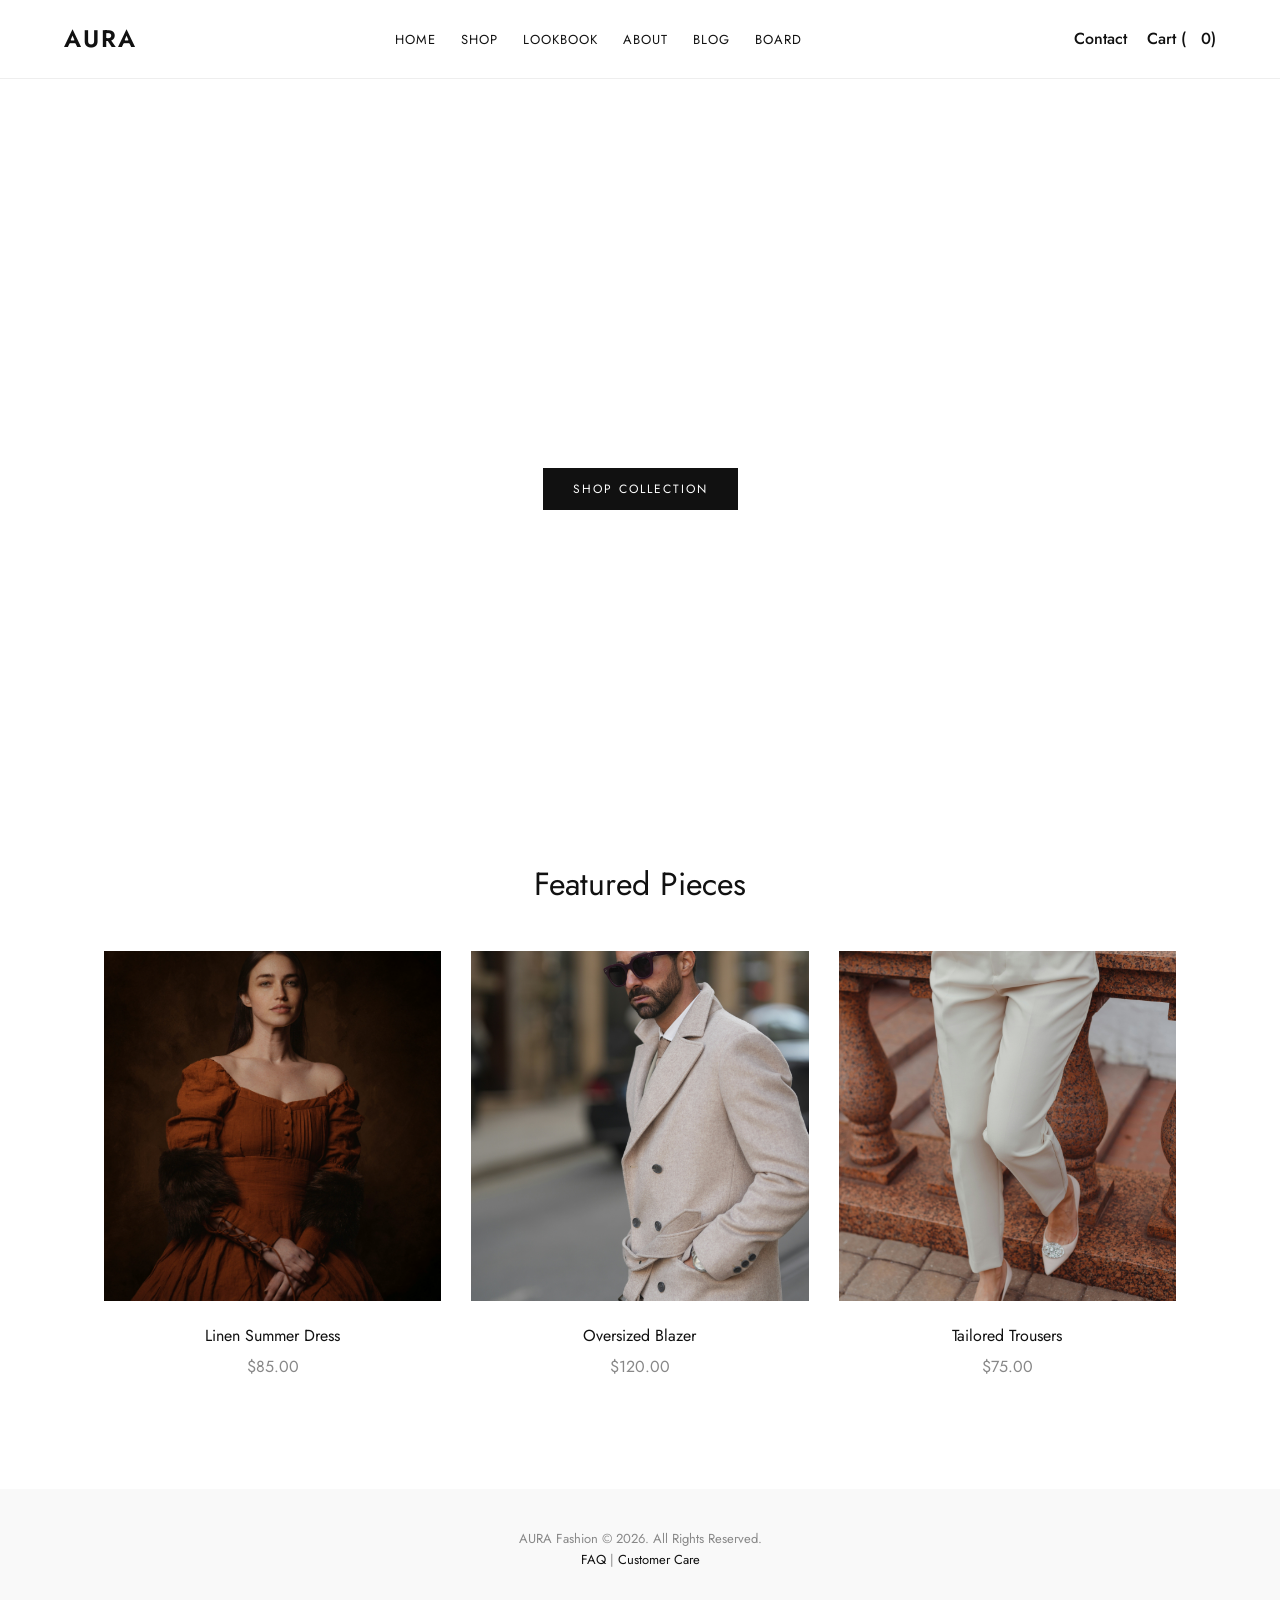
<file: index.html>
<!DOCTYPE html>
<html lang="en">
<head>
    <meta charset="UTF-8">
    <meta name="viewport" content="width=device-width, initial-scale=1.0">
    <title>AURA | Modern Fashion</title>
    <link rel="stylesheet" href="style.css">
</head>
<body>

    <header>
        <div class="logo"><a href="index.html">AURA</a></div>
        <nav>
            <ul>
                <li><a href="index.html">Home</a></li>
                <li><a href="shop.html">Shop</a></li>
                <li><a href="lookbook.html">Lookbook</a></li>
                <li><a href="about.html">About</a></li>
                <li><a href="blog.html">Blog</a></li>
                <li><a href="board.html">Board</a></li>
				
            </ul>
        </nav>
        <div class="header-icons">
            <span><a href="contact.html">Contact</a></span>
            <span><a href="cart.html">Cart (<span id="cart-count">0</span>)</a></span>
        </div>
    </header>

    <main>
        <section class="hero">
            <div class="hero-content">
                <h1>NEW ARRIVALS</h1>
                <a href="shop.html"><button class="btn">Shop Collection</button></a>
            </div>
        </section>

        <section class="container">
            <h2 class="page-title">Featured Pieces</h2>
            <div class="grid-container">
                <div class="product-card">
                    <a href="product.html"><img src="linendress.jpg" alt="Dress"></a>
                    <h3>Linen Summer Dress</h3>
                    <p>$85.00</p>
                </div>
                <div class="product-card">
                    <a href="product.html"><img src="blazer.jpg" alt="Jacket"></a>
                    <h3>Oversized Blazer</h3>
                    <p>$120.00</p>
                </div>
                <div class="product-card">
                    <a href="product.html"><img src="trouser.jpg" alt="Pants"></a>
                    <h3>Tailored Trousers</h3>
                    <p>$75.00</p>
                </div>
            </div>
        </section>
    </main>

    <footer>
        <p>AURA Fashion © 2026. All Rights Reserved.</p>
        <p><a href="faq.html">FAQ</a> | <a href="contact.html">Customer Care</a></p>
    </footer>

    <script src="script.js"></script>
</body>
</html>
</file>
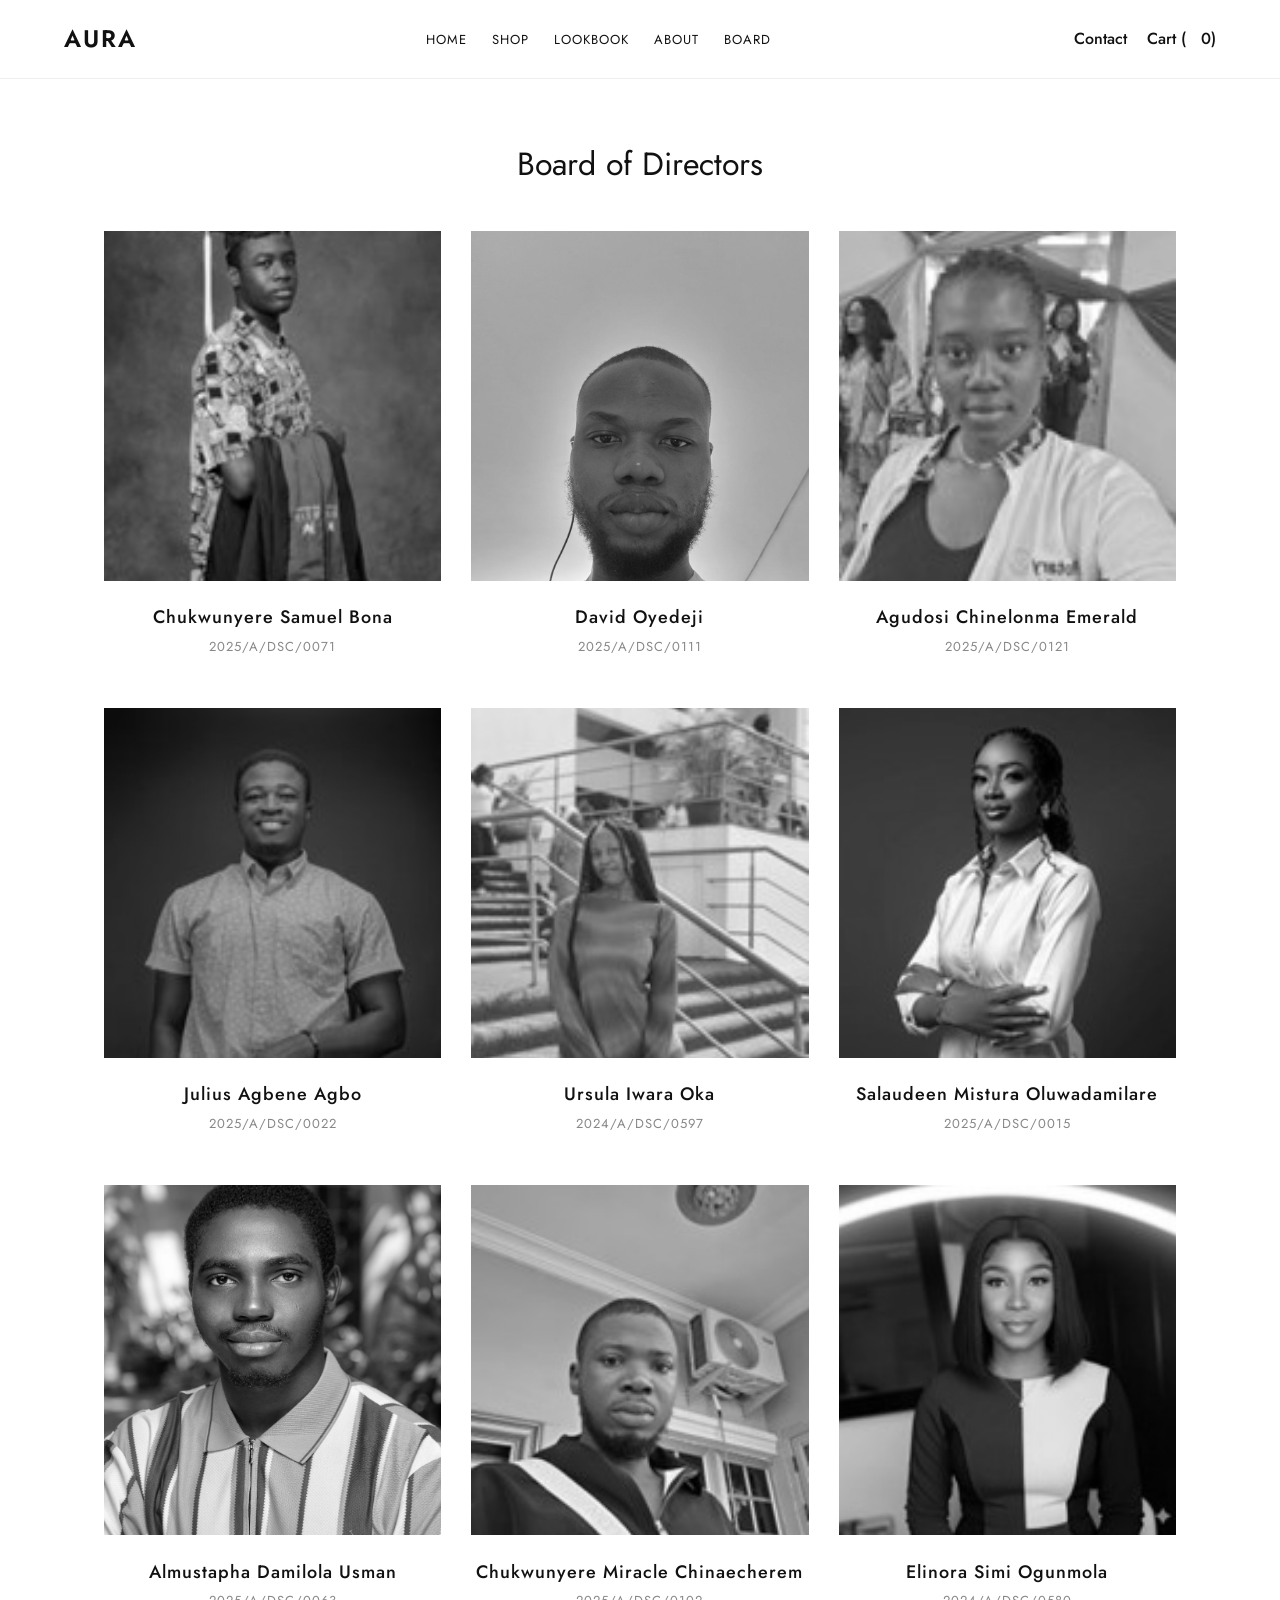
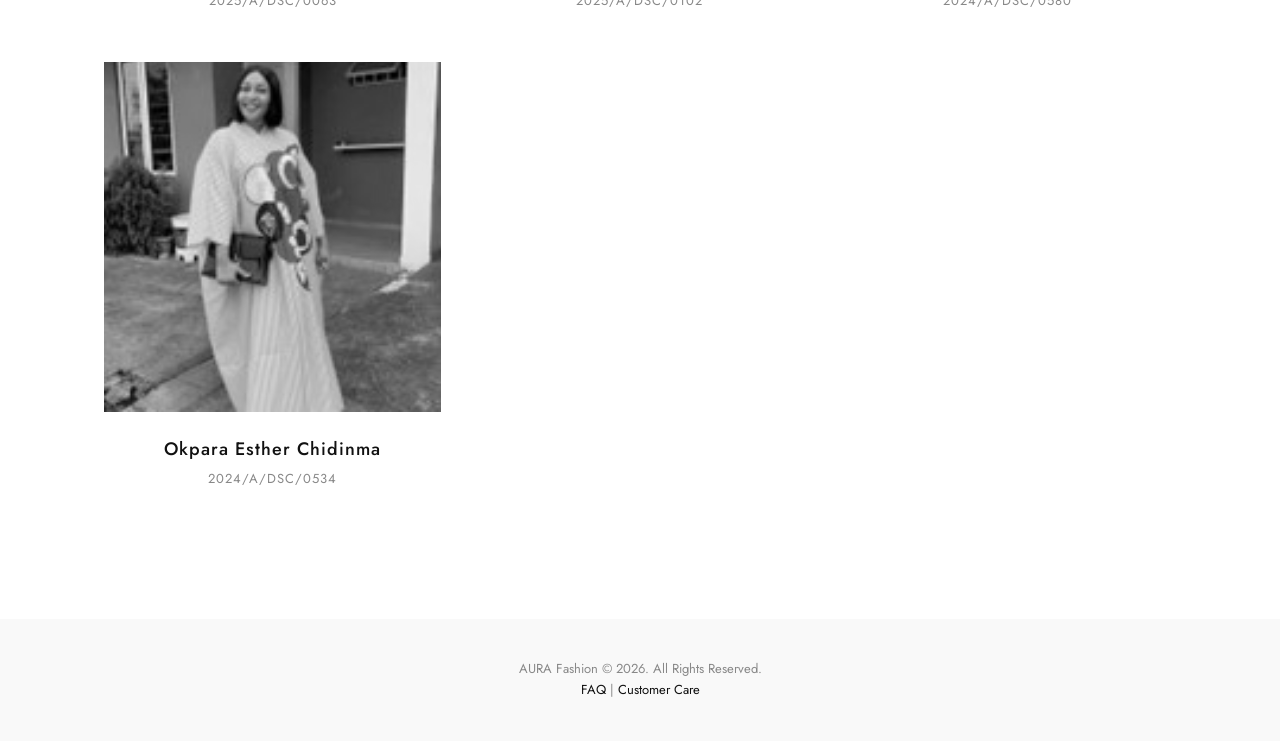
<file: board.html>
<!DOCTYPE html>
<html lang="en">
<head>
    <meta charset="UTF-8">
    <meta name="viewport" content="width=device-width, initial-scale=1.0">
    <title>Board of Directors | AURA</title>
    <link rel="stylesheet" href="style.css">
</head>
<body>

    <header>
        <div class="logo"><a href="index.html">AURA</a></div>
        <nav>
            <ul>
                <li><a href="index.html">Home</a></li>
                <li><a href="shop.html">Shop</a></li>
                <li><a href="lookbook.html">Lookbook</a></li>
                <li><a href="about.html">About</a></li>
                <li><a href="board.html">Board</a></li> </ul>
        </nav>
        <div class="header-icons">
            <span><a href="contact.html">Contact</a></span>
            <span><a href="cart.html">Cart (<span id="cart-count">0</span>)</a></span>
        </div>
    </header>

    <main class="container">
        <h1 class="page-title">Board of Directors</h1>
        
        <div class="grid-container">
            <div class="team-card">
                <img src="bina.jpg" alt="Group Leader">
                <h3>Chukwunyere Samuel Bona</h3>
                <p>2025/A/DSC/0071</p>
            </div>
            <div class="team-card">
                <img src="dee.jpg" alt="Member 1">
                <h3>David Oyedeji</h3>
                <p>2025/A/DSC/0111</p>
            </div>
            <div class="team-card">
                <img src="chinelo.jpg" alt="Member 2">
                <h3>Agudosi Chinelonma Emerald</h3>
                <p>2025/A/DSC/0121</p>
            </div>
            <div class="team-card">
                <img src="agbo.jpg" alt="Member 3">
                <h3>Julius Agbene Agbo </h3>
                <p>2025/A/DSC/0022</p>
            </div>
            <div class="team-card">
                <img src="ursala.jpg"alt="Member 4">
                <h3>Ursula Iwara Oka </h3>
                <p>2024/A/DSC/0597</p>
            </div>
            <div class="team-card">
                <img src="mistura.jpg" alt="Member 5">
                <h3>Salaudeen Mistura Oluwadamilare</h3>
                <p>2025/A/DSC/0015</p>
            </div>
            <div class="team-card">
                <img src="almustapha.jpg" alt="Member 6">
                <h3>Almustapha Damilola Usman</h3>
                <p>2025/A/DSC/0063</p>
            </div>
            <div class="team-card">
                <img src="chukwu_m.jpg" alt="Member 7">
                <h3>Chukwunyere Miracle Chinaecherem</h3>
                <p>2025/A/DSC/0102</p>
            </div>
            <div class="team-card">
                <img src="elinora.jpg" alt="Member 8">
                <h3>Elinora Simi Ogunmola</h3>
                <p>2024/A/DSC/0580</p>
            </div>
            <div class="team-card">
                <img src="okpara.jpg" alt="Member 9">
                <h3>Okpara Esther Chidinma</h3>
                <p>2024/A/DSC/0534</p>
            </div>               
        </div>
    </main>

    <footer>
        <p>AURA Fashion © 2026. All Rights Reserved.</p>
        <p><a href="faq.html">FAQ</a> | <a href="contact.html">Customer Care</a></p>
    </footer>

    <script src="script.js"></script>
</body>
</html>
</file>
<file: style.css>
/* style.css */
@import url('https://fonts.googleapis.com/css2?family=Jost:wght@300;400;500;600&display=swap');

:root {
    --primary-color: #111;
    --secondary-color: #fff;
    --accent-color: #888;
    --bg-light: #f9f9f9;
}

* {
    margin: 0;
    padding: 0;
    box-sizing: border-box;
    font-family: 'Jost', sans-serif;
}

body {
    background-color: var(--secondary-color);
    color: var(--primary-color);
    line-height: 1.6;
}

a {
    text-decoration: none;
    color: var(--primary-color);
    transition: color 0.3s;
}

a:hover { color: var(--accent-color); }

/* --- HEADER & NAVIGATION --- */
header {
    display: flex;
    justify-content: space-between;
    align-items: center;
    padding: 20px 5%;
    border-bottom: 1px solid #eee;
    position: sticky;
    top: 0;
    background: white;
    z-index: 100;
}

.logo {
    font-size: 24px;
    font-weight: 600;
    letter-spacing: 2px;
}

nav ul {
    display: flex;
    list-style: none;
    gap: 25px;
}

nav ul li a {
    text-transform: uppercase;
    font-size: 13px;
    letter-spacing: 1px;
}

.header-icons span {
    margin-left: 15px;
    cursor: pointer;
    font-weight: 500;
}

/* --- HERO SECTION (Home) --- */
.hero {
    height: 80vh;
    background: url('https://images.unsplash.com/photo-1490481651871-ab68de25d43d?q=80&w=2070&auto=format&fit=crop') center/cover;
    display: flex;
    align-items: center;
    justify-content: center;
    text-align: center;
    color: white;
}

.hero-content h1 {
    font-size: 50px;
    letter-spacing: 4px;
    margin-bottom: 20px;
}

.btn {
    padding: 12px 30px;
    background: var(--primary-color);
    color: var(--secondary-color);
    text-transform: uppercase;
    font-size: 12px;
    letter-spacing: 2px;
    border: none;
    cursor: pointer;
    transition: 0.3s;
}

.btn:hover {
    background: var(--accent-color);
}

/* --- LAYOUT STRUCTURES --- */
.container {
    padding: 60px 5%;
    max-width: 1200px;
    margin: 0 auto;
}

.page-title {
    text-align: center;
    font-size: 32px;
    margin-bottom: 40px;
    font-weight: 400;
}

/* --- GRID LAYOUTS (Shop, Lookbook, Blog) --- */
.grid-container {
    display: grid;
    grid-template-columns: repeat(auto-fit, minmax(250px, 1fr));
    gap: 30px;
}

.product-card, .blog-card {
    text-align: center;
}

.product-card img, .blog-card img, .lookbook-img {
    width: 100%;
    height: 350px;
    object-fit: cover;
    margin-bottom: 15px;
}

.product-card h3 {
    font-size: 16px;
    font-weight: 400;
}

.product-card p {
    color: var(--accent-color);
    margin-top: 5px;
}

/* --- SINGLE PRODUCT --- */
.single-product {
    display: flex;
    gap: 50px;
}
.single-product img {
    flex: 1;
    width: 100%;
    object-fit: cover;
}
.product-details {
    flex: 1;
    display: flex;
    flex-direction: column;
    justify-content: center;
}
.product-details h1 { font-size: 30px; margin-bottom: 10px; }
.product-details .price { font-size: 20px; color: var(--accent-color); margin-bottom: 20px; }

/* --- FORMS (Contact, Checkout) --- */
.form-group {
    margin-bottom: 20px;
}
.form-group input, .form-group textarea {
    width: 100%;
    padding: 12px;
    border: 1px solid #ddd;
    font-family: 'Jost', sans-serif;
}

/* --- CART --- */
.cart-item {
    display: flex;
    justify-content: space-between;
    border-bottom: 1px solid #eee;
    padding: 15px 0;
}

/* --- FOOTER --- */
footer {
    background: var(--bg-light);
    text-align: center;
    padding: 40px 5%;
    margin-top: 50px;
}

footer p {
    color: var(--accent-color);
    font-size: 13px;
}

/* --- RESPONSIVE --- */
@media(max-width: 768px) {
    nav ul { display: none; } /* Mobile menu simplified for demo */
    .single-product { flex-direction: column; }
}

/* ---  BOARD OF DIRECTORS --- */
.team-card {
    text-align: center;
    margin-bottom: 20px;
}

.team-card img {
    width: 100%;
    height: 350px;
    object-fit: cover;
    margin-bottom: 15px;
    filter: grayscale(100%); /* Sleek fashion look */
    transition: filter 0.4s ease;
}

.team-card:hover img {
    filter: grayscale(0%); /* Color returns on hover */
}

.team-card h3 {
    font-size: 18px;
    font-weight: 500;
    letter-spacing: 1px;
}

.team-card p {
    color: var(--accent-color);
    font-size: 13px;
    margin-top: 5px;
    text-transform: uppercase;
    letter-spacing: 1px;
}
</file>
